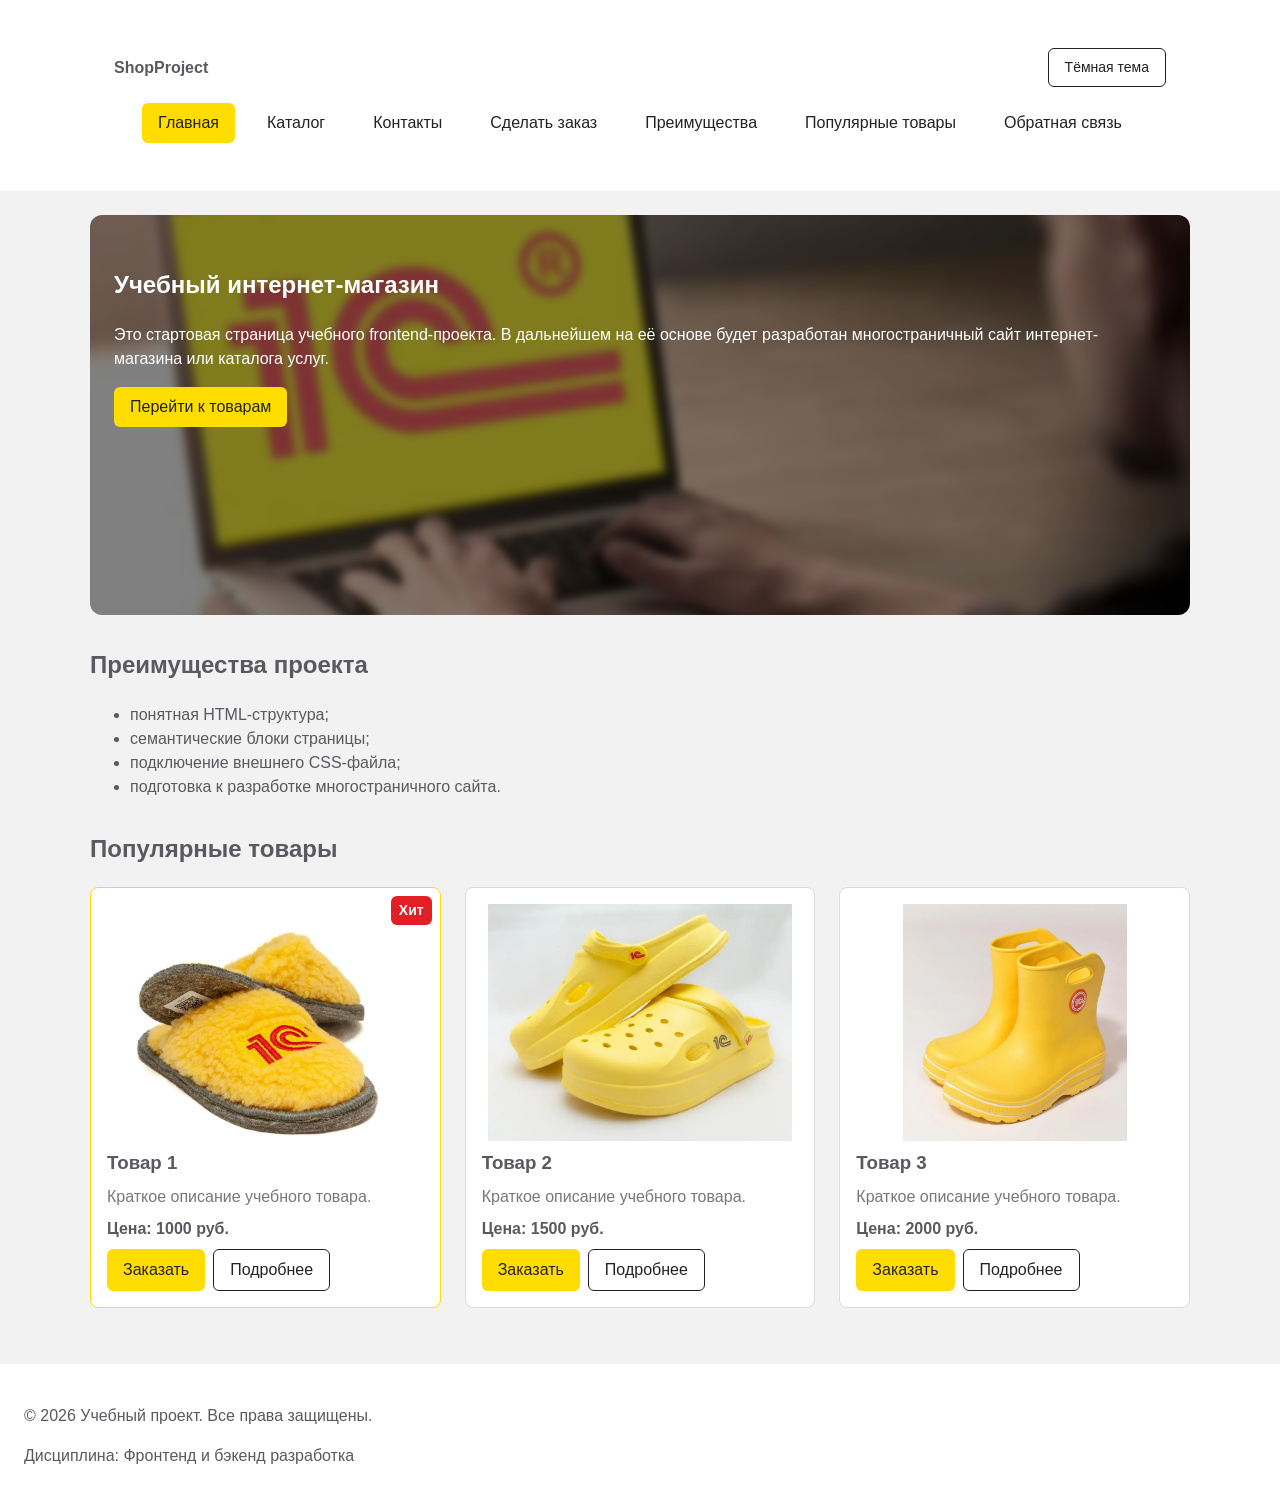
<file: index.html>
<!DOCTYPE html>
<html lang="ru">
<head>
  <meta charset="UTF-8">
  <meta name="viewport" content="width=device-width, initial-scale=1.0">
  <meta name="description" content="Учебный интернет-магазин: преимущества, популярные товары и оформление заявки.">
  <title>Главная — Учебный интернет-магазин</title>
  <link rel="stylesheet" href="css/style.css">
  <script src="js/theme.js"></script>
  <script src="js/validation.js" defer></script>
  <script src="js/dialog.js" defer></script>
  <meta property="og:type" content="website">
  <meta property="og:title" content="Учебный интернет-магазин">
  <meta property="og:description" content="Учебный frontend-проект интернет-магазина.">
  <meta property="og:image" content="https://epolykovskiy.github.io/kr1-html-css-shop/images/preview.png">
</head>
<body>
  <header class="site-header">
    <div class="site-header__inner">
      <a class="site-header__logo" href="index.html">ShopProject</a>
      <button class="button button--secondary site-header__theme" id="theme-toggle" type="button">Тёмная тема</button>
      <nav class="site-nav" aria-label="Основная навигация">
        <ul class="site-nav__list">
          <li class="site-nav__item">
            <a class="site-nav__link site-nav__link--active" href="index.html">Главная</a>
          </li>
          <li class="site-nav__item">
            <a class="site-nav__link" href="catalog.html">Каталог</a>
          </li>
          <li class="site-nav__item">
            <a class="site-nav__link" href="contacts.html">Контакты</a>
          </li>
          <li class="site-nav__item">
            <a class="site-nav__link" href="order.html">Сделать заказ</a>
          </li>
          <li class="site-nav__item">
            <a class="site-nav__link" href="index.html#advantages">Преимущества</a>
          </li>
          <li class="site-nav__item">
            <a class="site-nav__link" href="index.html#popular">Популярные товары</a>
          </li>
          <li class="site-nav__item">
            <a class="site-nav__link" href="feedback.html">Обратная связь</a>
          </li>
        </ul>
      </nav>
    </div>
  </header>

  <main>
    <section class="hero">
      <h1>Учебный интернет-магазин</h1>
      <p>
        Это стартовая страница учебного frontend-проекта.
        В дальнейшем на её основе будет разработан многостраничный сайт
        интернет-магазина или каталога услуг.
      </p>
      <a class="button button--primary" href="#popular">Перейти к товарам</a>
      
    </section>

    <section class="section" id="advantages">
      <h2>Преимущества проекта</h2>

      <ul class="advantages-list">
        <li>понятная HTML-структура;</li>
        <li>семантические блоки страницы;</li>
        <li>подключение внешнего CSS-файла;</li>
        <li>подготовка к разработке многостраничного сайта.</li>
      </ul>
    </section>

    <section class="section" id="popular">
      <h2>Популярные товары</h2>

      <div class="products-grid">
        <article class="product-card product-card--featured">
          <img class="product-card__image" src="images/tapchan.webp" alt="Жёлтые меховые тапочки с логотипом 1С">
          <h3 class="product-card__title">Товар 1</h3>
          <span class="product-card__badge product-card__badge--hit">Хит</span>
          <p class="product-card__description">Краткое описание учебного товара.</p>
          <p class="product-card__price">Цена: 1000 руб.</p>
          <div class="product-card__actions">
            <button
              class="button button--primary product-card__button"
              type="button"
              data-product="Товар 1"
            >
              Заказать
            </button>
            <a class="button button--secondary" href="product.html">Подробнее</a>
          </div>
        </article>

        <article class="product-card">
          <img class="product-card__image" src="images/kroxi.webp" alt="Жёлтые сабо с логотипом 1С">
          <h3 class="product-card__title">Товар 2</h3>
          <p class="product-card__description">Краткое описание учебного товара.</p>
          <p class="product-card__price">Цена: 1500 руб.</p>
          <div class="product-card__actions">
            <button
              class="button button--primary product-card__button"
              type="button"
              data-product="Товар 2"
            >
              Заказать
            </button>
            <a class="button button--secondary" href="product.html">Подробнее</a>
          </div>
        </article>

        <article class="product-card">
          <img class="product-card__image" src="images/sapogi.webp" alt="Жёлтые резиновые сапоги с логотипом 1С">
          <h3 class="product-card__title">Товар 3</h3>
          <p class="product-card__description">Краткое описание учебного товара.</p>
          <p class="product-card__price">Цена: 2000 руб.</p>
          <div class="product-card__actions">
            <button
              class="button button--primary product-card__button"
              type="button"
              data-product="Товар 3"
            >
              Заказать
            </button>
            <a class="button button--secondary" href="product.html">Подробнее</a>
          </div>
        </article>
      </div>
    </section>

    <p class="success-message" id="success-message" hidden>
      Форма успешно отправлена!
    </p>
  </main>


  <dialog class="order-dialog" id="order-dialog" aria-labelledby="order-dialog-title">
    <h2 class="order-dialog__title" id="order-dialog-title">Оформление заявки</h2>
  
    <form class="order-form" id="order-form" action="#" method="post" novalidate>
      <input id="selected-product" name="selected-product" type="hidden">
    
      <div class="order-form__field">
        <label class="order-form__label" for="order-name">Имя</label>
        <input
         class="order-form__input"
         id="order-name"
         name="name"
         type="text"
         placeholder="Введите ваше имя"
         minlength="2"
         autocomplete="given-name"
         required
        >
      </div>
    
      <div class="order-form__field">
        <label class="order-form__label" for="order-email">E-mail</label>
        <input
         class="order-form__input"
         id="order-email"
         name="email"
         type="email"
         placeholder="example@mail.ru"
         autocomplete="email"
         required
        >
      </div>
    
      <div class="order-form__field">
        <label class="order-form__label" for="order-phone">Телефон</label>
        <input
         class="order-form__input"
         id="order-phone"
         name="phone"
         type="tel"
         inputmode="tel"
         placeholder="+7 (900) 000-00-00"
         pattern="^\+7 \(\d{3}\) \d{3}-\d{2}-\d{2}$"
         required
        >
        <small>Формат: +7 (900) 000-00-00</small>
      </div>
    
      <div class="order-form__field">
        <label class="order-form__label" for="order-date">Дата связи</label>
        <input
          class="order-form__input"
          id="order-date"
          name="date"
          type="date"
        >
      </div>
    
      <div class="order-form__field">
        <label class="order-form__label" for="order-topic">Тема заявки</label>
        <select class="order-form__select" id="order-topic" name="topic" required>
        <option value="">Выберите тему</option>
        <option value="product">Заказ товара</option>
        <option value="consultation">Консультация</option>
        <option value="delivery">Доставка</option>
        </select>
      </div>
    
      <div class="order-form__field">
        <label class="order-form__label" for="order-comment">Комментарий</label>
        <textarea class="order-form__textarea"
          id="order-comment"
          name="comment"
          rows="4"
          placeholder="Укажите дополнительную информацию"
        ></textarea>
      </div>
    
      <div class="order-form__field order-form__field--checkbox">
        <label>
        <input
          id="order-agreement"
          name="agreement"
          type="checkbox"
          required
        >
        Я согласен на обработку данных
        </label>
      </div>
    
      <div class="order-form__actions">
        <button class="button button--secondary" type="button" id="close-order-dialog">
          Закрыть
        </button>
        <button class="button button--primary" type="submit">
          Отправить заявку
        </button>
      </div>
    </form>
  </dialog>

  <footer id="contacts">
    <p>&copy; 2026 Учебный проект. Все права защищены.</p>
    <p>Дисциплина: Фронтенд и бэкенд разработка</p>
  </footer>
</body>
</html>
</file>
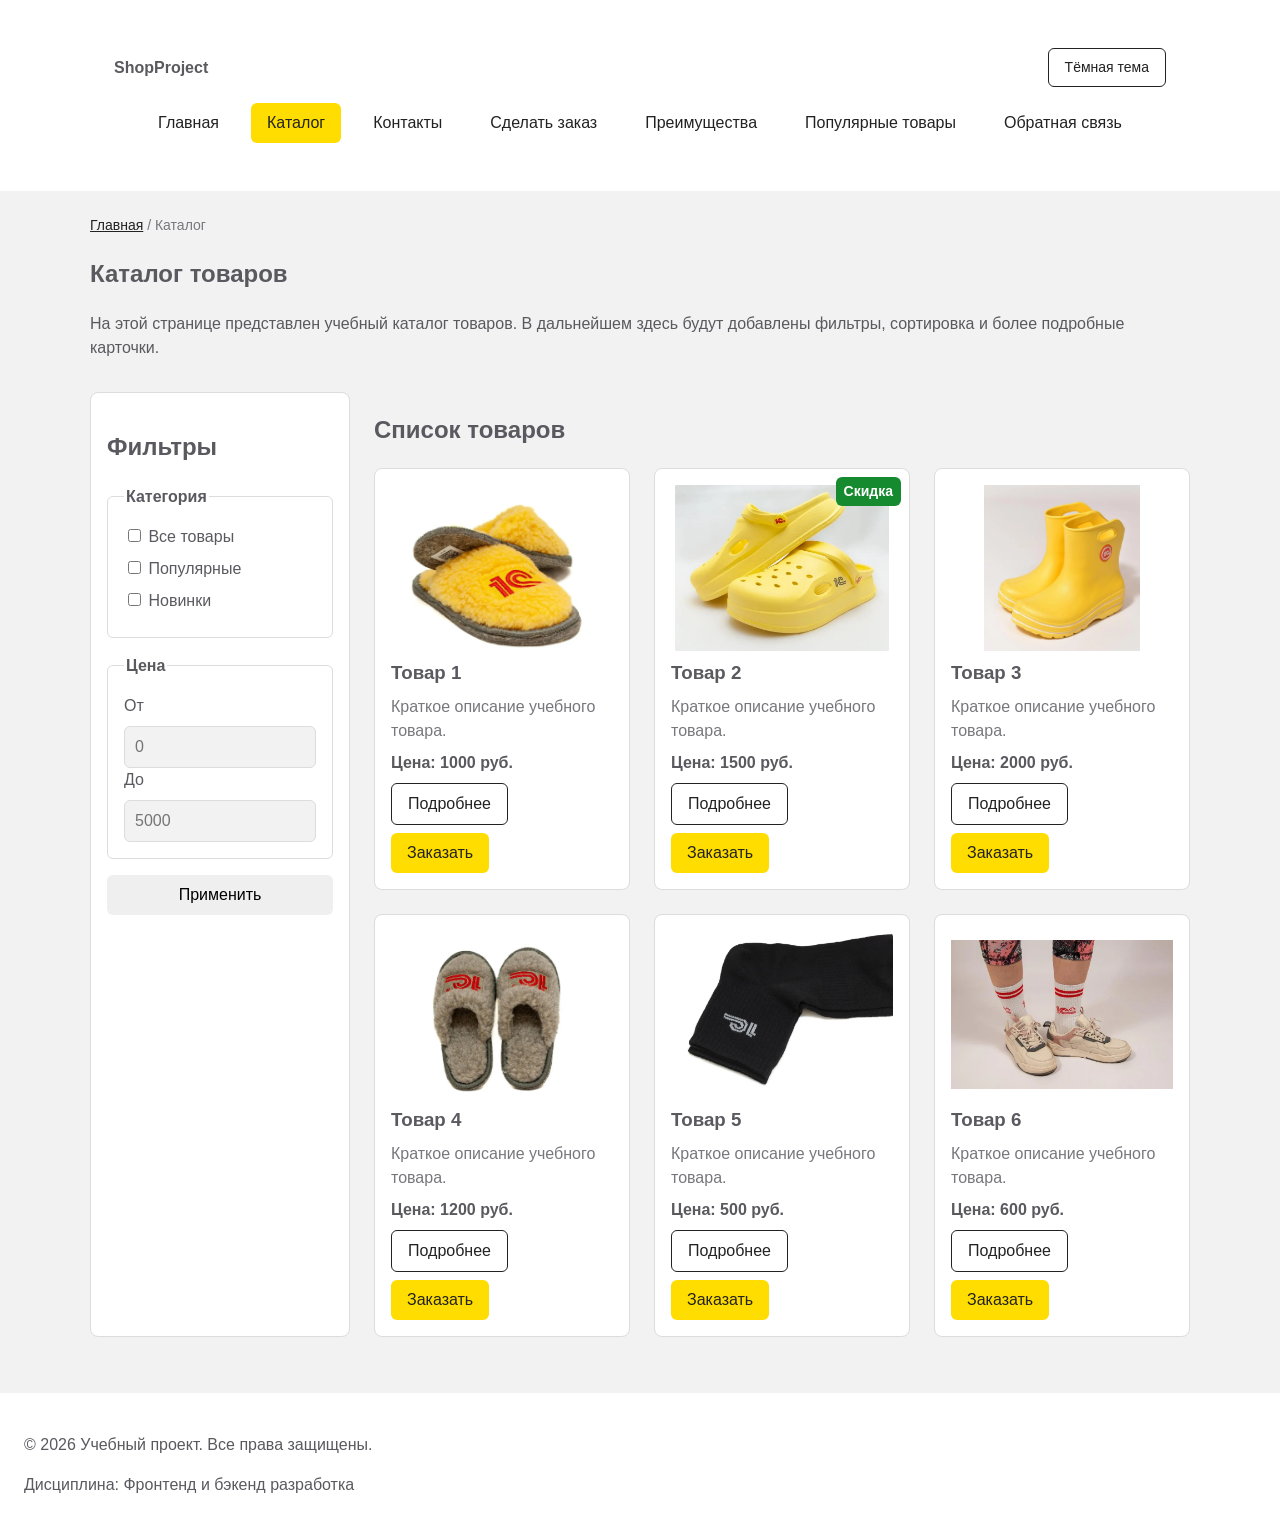
<file: catalog.html>
<!DOCTYPE html>
<html lang="ru">
<head>
  <meta charset="UTF-8">
  <meta name="viewport" content="width=device-width, initial-scale=1.0">
  <meta name="description" content="Каталог товаров учебного интернет-магазина.">
  <title>Каталог товаров — Учебный интернет-магазин</title>
  <link rel="stylesheet" href="css/style.css">
  <script src="js/theme.js"></script>
</head>
<body>
  <header class="site-header">
    <div class="site-header__inner">
      <a class="site-header__logo" href="index.html">ShopProject</a>
      <button class="button button--secondary site-header__theme" id="theme-toggle" type="button">Тёмная тема</button>
      <nav class="site-nav" aria-label="Основная навигация">
        <ul class="site-nav__list">
          <li class="site-nav__item">
            <a class="site-nav__link" href="index.html">Главная</a>
          </li>
          <li class="site-nav__item">
            <a class="site-nav__link site-nav__link--active" href="catalog.html">Каталог</a>
          </li>
          <li class="site-nav__item">
            <a class="site-nav__link" href="contacts.html">Контакты</a>
          </li>
          <li class="site-nav__item">
            <a class="site-nav__link" href="order.html">Сделать заказ</a>
          </li>
          <li class="site-nav__item">
            <a class="site-nav__link" href="index.html#advantages">Преимущества</a>
          </li>
          <li class="site-nav__item">
            <a class="site-nav__link" href="index.html#popular">Популярные товары</a>
          </li>
          <li class="site-nav__item">
            <a class="site-nav__link" href="feedback.html">Обратная связь</a>
          </li>
        </ul>
      </nav>
    </div>    
  </header>

  <main>
    <nav class="breadcrumbs" aria-label="Хлебные крошки">
      <a class="breadcrumbs__link" href="index.html">Главная</a>
      <span class="breadcrumbs__separator">/</span>
      <span class="breadcrumbs__current">Каталог</span>
    </nav>

    <section class="section">
      <h1>Каталог товаров</h1>
      <p>
        На этой странице представлен учебный каталог товаров.
        В дальнейшем здесь будут добавлены фильтры, сортировка и более
        подробные карточки.
      </p>
    </section>

    <section class="catalog-layout">
      <aside class="catalog-filters">
        <h2>Фильтры</h2>
    
        <form class="filters-form" action="#" method="get">
          <fieldset>
            <legend>Категория</legend>
    
            <label>
              <input type="checkbox" name="category" value="all">
              Все товары
            </label>
    
            <label>
              <input type="checkbox" name="category" value="popular">
              Популярные
            </label>
    
            <label>
              <input type="checkbox" name="category" value="new">
              Новинки
            </label>
          </fieldset>
    
          <fieldset>
            <legend>Цена</legend>
    
            <label for="price-from">От</label>
            <input id="price-from" name="price-from" type="number" min="0" placeholder="0">
    
            <label for="price-to">До</label>
            <input id="price-to" name="price-to" type="number" min="0" placeholder="5000">
          </fieldset>
    
          <button class="button" type="submit">Применить</button>
        </form>
      </aside>

      <section class="catalog-products">
        <h2>Список товаров</h2>
  
        <div class="products-grid">
          <article class="product-card">
            <img class="product-card__image" src="images/tapchan.webp" alt="Жёлтые меховые тапочки с логотипом 1С">
            <h3 class="product-card__title">Товар 1</h3>
            <p class="product-card__description">Краткое описание учебного товара.</p>
            <p class="product-card__price">Цена: 1000 руб.</p>
            <div class="product-card__actions">
              <a class="button button--secondary" href="product.html">Подробнее</a>
              <a class="button button--primary" href="order.html?product=product-1">Заказать</a>
            </div>
          </article>

          <article class="product-card">
            <img class="product-card__image" src="images/kroxi.webp" alt="Жёлтые сабо с логотипом 1С">
            <h3 class="product-card__title">Товар 2</h3>
            <span class="product-card__badge product-card__badge--discount">Скидка</span>
            <p class="product-card__description">Краткое описание учебного товара.</p>
            <p class="product-card__price">Цена: 1500 руб.</p>
            <div class="product-card__actions">
              <a class="button button--secondary" href="product.html">Подробнее</a>
              <a class="button button--primary" href="order.html?product=product-2">Заказать</a>
            </div>
          </article>

          <article class="product-card">
            <img class="product-card__image" src="images/sapogi.webp" alt="Жёлтые резиновые сапоги с логотипом 1С">
            <h3 class="product-card__title">Товар 3</h3>
            <p class="product-card__description">Краткое описание учебного товара.</p>
            <p class="product-card__price">Цена: 2000 руб.</p>
            <div class="product-card__actions">
              <a class="button button--secondary" href="product.html">Подробнее</a>
              <a class="button button--primary" href="order.html?product=product-3">Заказать</a>
            </div>
          </article>

          <article class="product-card">
            <img class="product-card__image" src="images/tapchan2.webp" alt="Серые меховые тапочки с логотипом 1С">
            <h3 class="product-card__title">Товар 4</h3>
            <p class="product-card__description">Краткое описание учебного товара.</p>
            <p class="product-card__price">Цена: 1200 руб.</p>
            <div class="product-card__actions">
              <a class="button button--secondary" href="product.html">Подробнее</a>
              <a class="button button--primary" href="order.html?product=product-4">Заказать</a>
            </div>
          </article>

          <article class="product-card">
            <img class="product-card__image" src="images/noski.webp" alt="Чёрные носки с логотипом 1С">
            <h3 class="product-card__title">Товар 5</h3>
            <p class="product-card__description">Краткое описание учебного товара.</p>
            <p class="product-card__price">Цена: 500 руб.</p>
            <div class="product-card__actions">
              <a class="button button--secondary" href="product.html">Подробнее</a>
              <a class="button button--primary" href="order.html?product=product-5">Заказать</a>
            </div>
          </article>

          <article class="product-card">
            <img class="product-card__image" src="images/noski2.webp" alt="Белые носки с красными полосками и логотипом 1С">
            <h3 class="product-card__title">Товар 6</h3>
            <p class="product-card__description">Краткое описание учебного товара.</p>
            <p class="product-card__price">Цена: 600 руб.</p>
            <div class="product-card__actions">
              <a class="button button--secondary" href="product.html">Подробнее</a>
              <a class="button button--primary" href="order.html?product=product-6">Заказать</a>
            </div>
          </article>
        </div>
      </section>
    </section>
  </main>

  <footer>
    <p>&copy; 2026 Учебный проект. Все права защищены.</p>
    <p>Дисциплина: Фронтенд и бэкенд разработка</p>
  </footer>
</body>
</html>
</file>
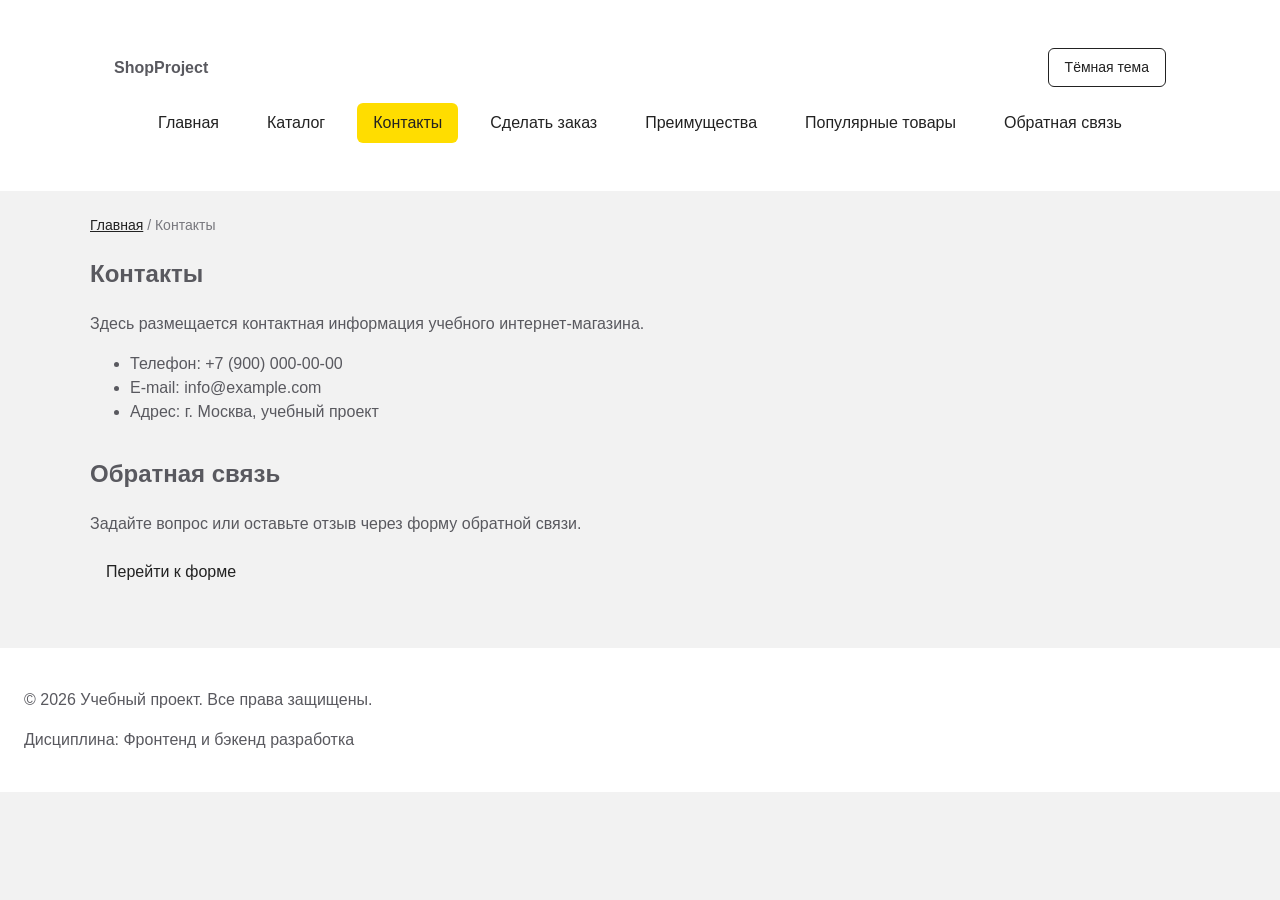
<file: contacts.html>
<!DOCTYPE html>
<html lang="ru">
<head>
  <meta charset="UTF-8">
  <meta name="viewport" content="width=device-width, initial-scale=1.0">
  <meta name="description" content="Контактная информация учебного интернет-магазина.">
  <title>Контакты — Учебный интернет-магазин</title>
  <link rel="stylesheet" href="css/style.css">
  <script src="js/theme.js"></script>
</head>
<body>
  <header class="site-header">
    <div class="site-header__inner">
      <a class="site-header__logo" href="index.html">ShopProject</a>
      <button class="button button--secondary site-header__theme" id="theme-toggle" type="button">Тёмная тема</button>
      <nav class="site-nav" aria-label="Основная навигация">
        <ul class="site-nav__list">
          <li class="site-nav__item">
            <a class="site-nav__link" href="index.html">Главная</a>
          </li>
          <li class="site-nav__item">
            <a class="site-nav__link" href="catalog.html">Каталог</a>
          </li>
          <li class="site-nav__item">
            <a class="site-nav__link site-nav__link--active" href="contacts.html">Контакты</a>
          </li>
          <li class="site-nav__item">
            <a class="site-nav__link" href="order.html">Сделать заказ</a>
          </li>
          <li class="site-nav__item">
            <a class="site-nav__link" href="index.html#advantages">Преимущества</a>
          </li>
          <li class="site-nav__item">
            <a class="site-nav__link" href="index.html#popular">Популярные товары</a>
          </li>
          <li class="site-nav__item">
            <a class="site-nav__link" href="feedback.html">Обратная связь</a>
          </li>
        </ul>
      </nav>
    </div>    
  </header>

  <main>
    <nav class="breadcrumbs" aria-label="Хлебные крошки">
      <a class="breadcrumbs__link" href="index.html">Главная</a>
      <span class="breadcrumbs__separator">/</span>
      <span class="breadcrumbs__current">Контакты</span>
    </nav>

    <section class="section">
      <h1>Контакты</h1>
      <p>
        Здесь размещается контактная информация учебного интернет-магазина.
      </p>

      <ul>
        <li>Телефон: +7 (900) 000-00-00</li>
        <li>E-mail: info@example.com</li>
        <li>Адрес: г. Москва, учебный проект</li>
      </ul>
    </section>

    <section class="section" id="feedback">
      <h2>Обратная связь</h2>
      <p>
        Задайте вопрос или оставьте отзыв через форму обратной связи.
      </p>
      <a class="button" href="feedback.html">Перейти к форме</a>
    </section>
  </main>

  <footer>
    <p>&copy; 2026 Учебный проект. Все права защищены.</p>
    <p>Дисциплина: Фронтенд и бэкенд разработка</p>
  </footer>
</body>
</html>
</file>
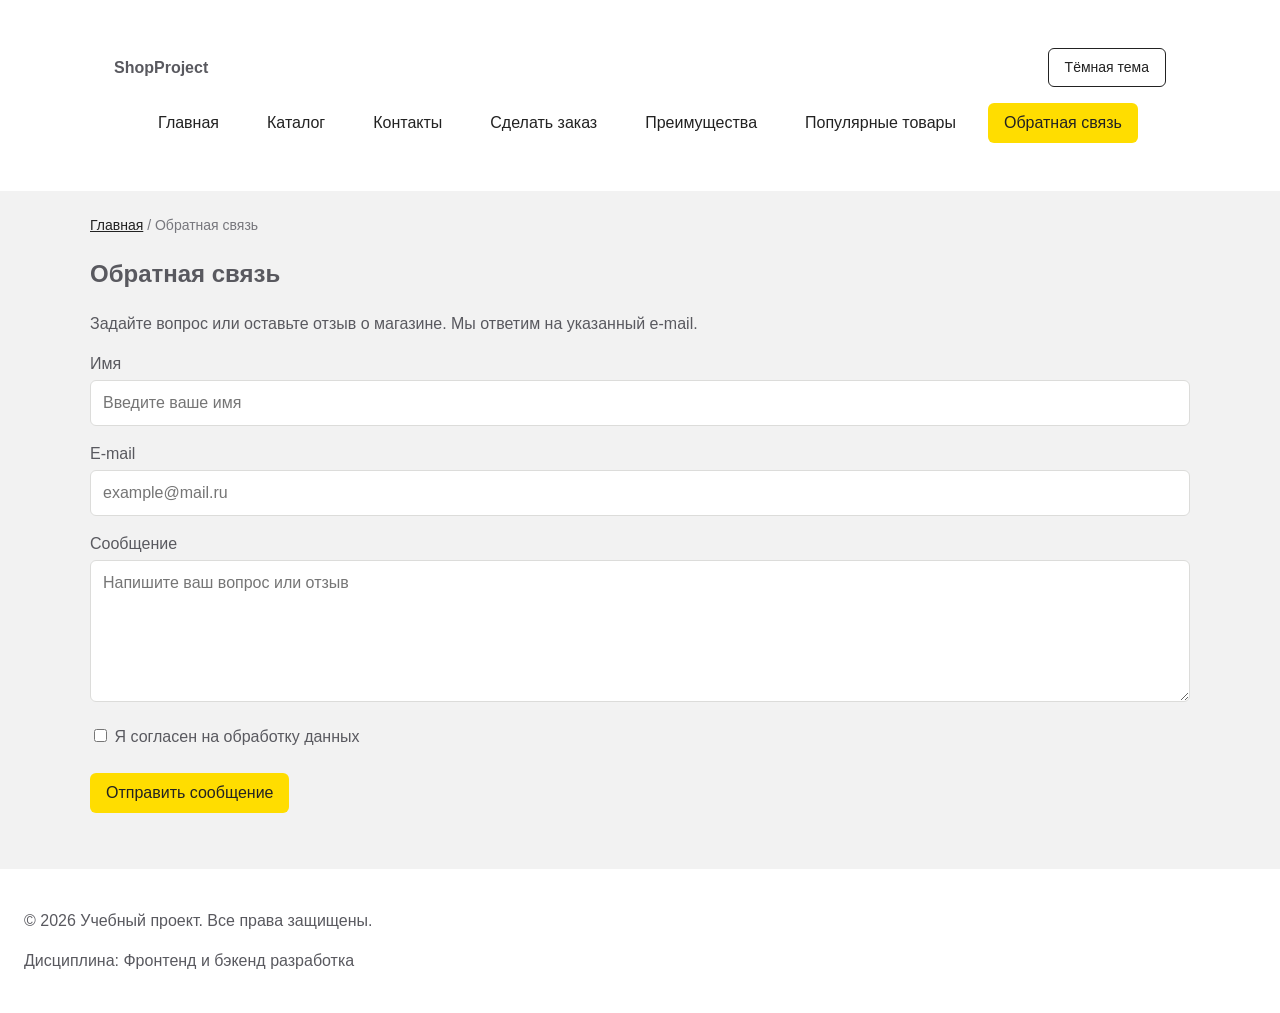
<file: feedback.html>
<!DOCTYPE html>
<html lang="ru">
<head>
  <meta charset="UTF-8">
  <meta name="viewport" content="width=device-width, initial-scale=1.0">
  <meta name="description" content="Форма обратной связи учебного интернет-магазина.">
  <title>Обратная связь — Учебный интернет-магазин</title>
  <link rel="stylesheet" href="css/style.css">
  <script src="js/theme.js"></script>
  <script src="js/validation.js" defer></script>
  <script src="js/feedback-page.js" defer></script>
</head>
<body>
  <header class="site-header">
    <div class="site-header__inner">
      <a class="site-header__logo" href="index.html">ShopProject</a>
      <button class="button button--secondary site-header__theme" id="theme-toggle" type="button">Тёмная тема</button>
      <nav class="site-nav" aria-label="Основная навигация">
        <ul class="site-nav__list">
          <li class="site-nav__item">
            <a class="site-nav__link" href="index.html">Главная</a>
          </li>
          <li class="site-nav__item">
            <a class="site-nav__link" href="catalog.html">Каталог</a>
          </li>
          <li class="site-nav__item">
            <a class="site-nav__link" href="contacts.html">Контакты</a>
          </li>
          <li class="site-nav__item">
            <a class="site-nav__link" href="order.html">Сделать заказ</a>
          </li>
          <li class="site-nav__item">
            <a class="site-nav__link" href="index.html#advantages">Преимущества</a>
          </li>
          <li class="site-nav__item">
            <a class="site-nav__link" href="index.html#popular">Популярные товары</a>
          </li>
          <li class="site-nav__item">
            <a class="site-nav__link site-nav__link--active" href="feedback.html">Обратная связь</a>
          </li>
        </ul>
      </nav>
    </div>
  </header>

  <main>
    <nav class="breadcrumbs" aria-label="Хлебные крошки">
      <a class="breadcrumbs__link" href="index.html">Главная</a>
      <span class="breadcrumbs__separator">/</span>
      <span class="breadcrumbs__current">Обратная связь</span>
    </nav>

    <section class="section">
      <h1>Обратная связь</h1>
      <p>
        Задайте вопрос или оставьте отзыв о магазине. Мы ответим на указанный e-mail.
      </p>

      <form class="order-form" id="feedback-form" action="#" method="post" novalidate>
        <div class="order-form__field">
          <label class="order-form__label" for="feedback-name">Имя</label>
          <input
            class="order-form__input"
            id="feedback-name"
            name="name"
            type="text"
            placeholder="Введите ваше имя"
            minlength="2"
            autocomplete="given-name"
            required
          >
        </div>

        <div class="order-form__field">
          <label class="order-form__label" for="feedback-email">E-mail</label>
          <input
            class="order-form__input"
            id="feedback-email"
            name="email"
            type="email"
            placeholder="example@mail.ru"
            autocomplete="email"
            required
          >
        </div>

        <div class="order-form__field">
          <label class="order-form__label" for="feedback-message">Сообщение</label>
          <textarea
            class="order-form__textarea"
            id="feedback-message"
            name="message"
            rows="5"
            placeholder="Напишите ваш вопрос или отзыв"
            minlength="10"
            required
          ></textarea>
        </div>

        <div class="order-form__field order-form__field--checkbox">
          <label>
            <input
              id="feedback-agreement"
              name="agreement"
              type="checkbox"
              required
            >
            Я согласен на обработку данных
          </label>
        </div>

        <div class="order-form__actions">
          <button class="button button--primary" type="submit">
            Отправить сообщение
          </button>
        </div>
      </form>
    </section>

    <p class="success-message" id="success-message" hidden>
      Сообщение успешно отправлено!
    </p>
  </main>

  <footer>
    <p>&copy; 2026 Учебный проект. Все права защищены.</p>
    <p>Дисциплина: Фронтенд и бэкенд разработка</p>
  </footer>
</body>
</html>
</file>
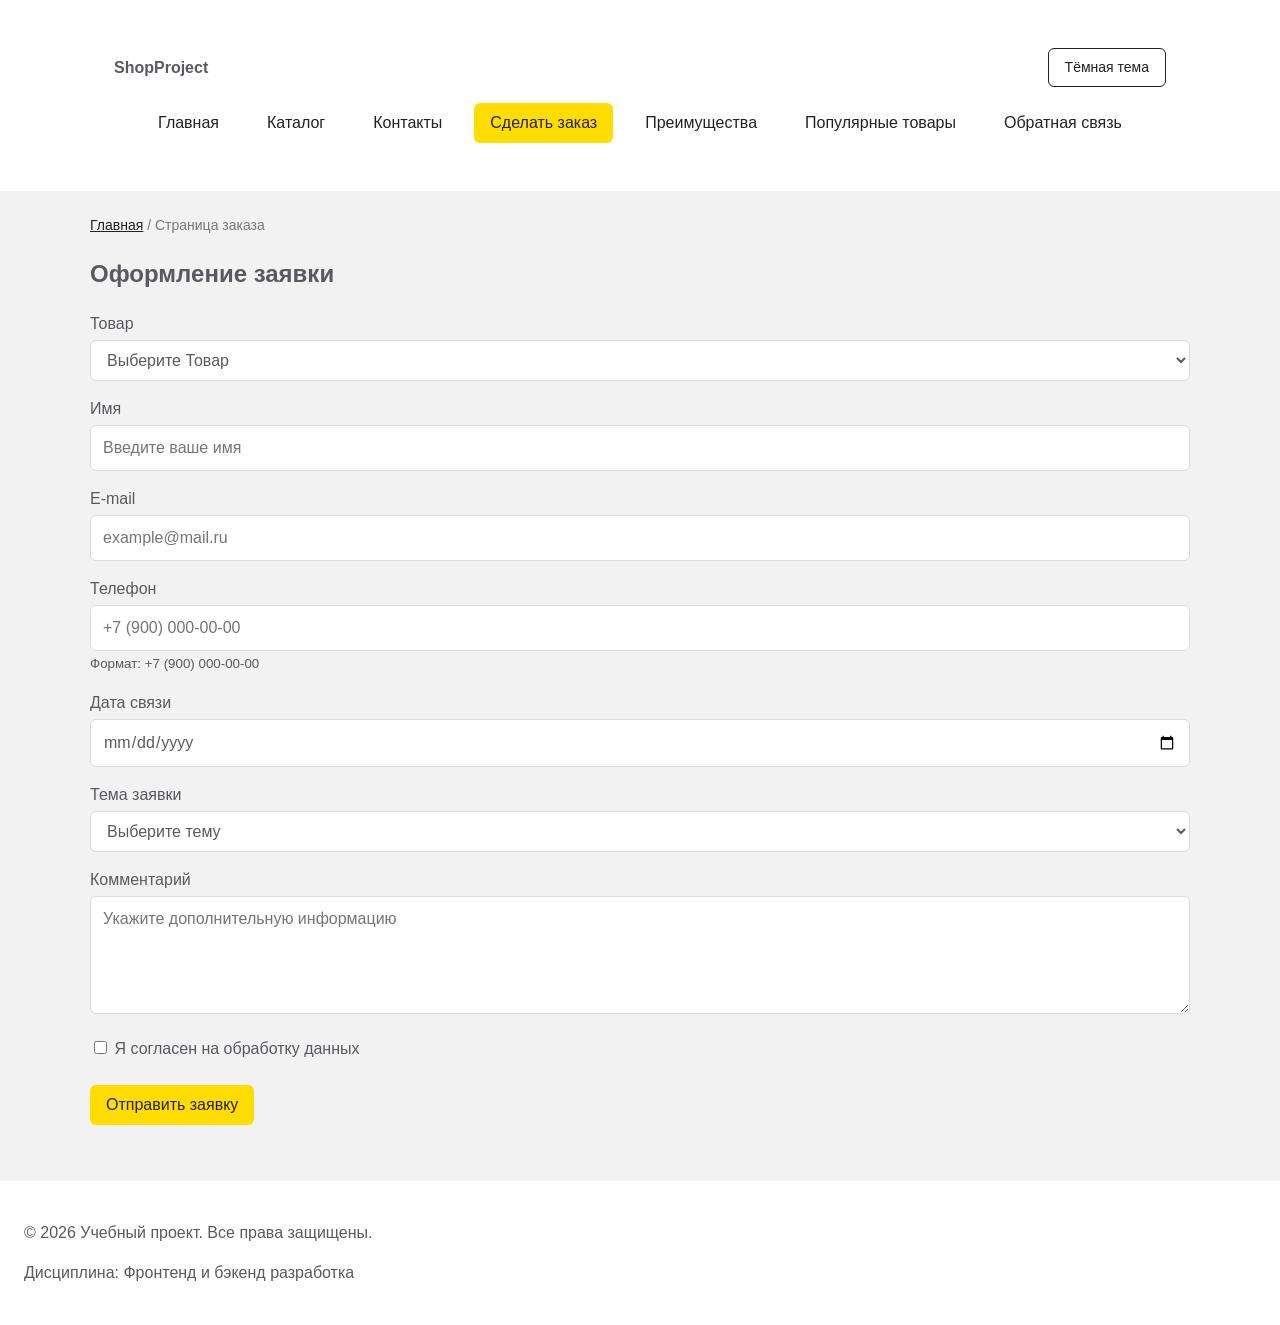
<file: order.html>
<!DOCTYPE html>
<html lang="ru">
<head>
  <meta charset="UTF-8">
  <meta name="viewport" content="width=device-width, initial-scale=1.0">
  <meta name="description" content="Страница заказа товара.">
  <title>Заявка — Учебный интернет-магазин</title>
  <link rel="stylesheet" href="css/style.css">
  <script src="js/theme.js"></script>
  <script src="js/validation.js" defer></script>
  <script src="js/order-page.js" defer></script>
</head>
<body>
  <header class="site-header">
    <div class="site-header__inner">
      <a class="site-header__logo" href="index.html">ShopProject</a>
      <button class="button button--secondary site-header__theme" id="theme-toggle" type="button">Тёмная тема</button>
      <nav class="site-nav" aria-label="Основная навигация">
        <ul class="site-nav__list">
          <li class="site-nav__item">
            <a class="site-nav__link" href="index.html">Главная</a>
          </li>
          <li class="site-nav__item">
            <a class="site-nav__link" href="catalog.html">Каталог</a>
          </li>
          <li class="site-nav__item">
            <a class="site-nav__link" href="contacts.html">Контакты</a>
          </li>
          <li class="site-nav__item">
            <a class="site-nav__link site-nav__link--active" href="order.html">Сделать заказ</a>
          </li>
          <li class="site-nav__item">
            <a class="site-nav__link" href="index.html#advantages">Преимущества</a>
          </li>
          <li class="site-nav__item">
            <a class="site-nav__link" href="index.html#popular">Популярные товары</a>
          </li>
          <li class="site-nav__item">
            <a class="site-nav__link" href="feedback.html">Обратная связь</a>
          </li>
        </ul>
      </nav>
    </div>
  </header>

  <main>
    <nav class="breadcrumbs" aria-label="Хлебные крошки">
      <a class="breadcrumbs__link" href="index.html">Главная</a>
      <span class="breadcrumbs__separator">/</span>
      <span class="breadcrumbs__current">Страница заказа</span>
    </nav>

    <section class="section">
      <h1>Оформление заявки</h1>

      <form class="order-form" id="order-form" action="#" method="post" novalidate>
        <div class="order-form__field">
          <label class="order-form__label" for="order-selected-product">Товар</label>
          <select class="order-form__select" id="order-selected-product" name="selected-product" required>
            <option value="">Выберите Товар</option>
            <option value="product-1">Товар 1</option>
            <option value="product-2">Товар 2</option>
            <option value="product-3">Товар 3</option>
            <option value="product-4">Товар 4</option>
            <option value="product-5">Товар 5</option>
            <option value="product-6">Товар 6</option>
          </select>
        </div>
      
        <div class="order-form__field">
          <label class="order-form__label" for="order-name">Имя</label>
          <input
            class="order-form__input"
            id="order-name"
            name="name"
            type="text"
            placeholder="Введите ваше имя"
            minlength="2"
            autocomplete="given-name"
            required
          >
        </div>
      
        <div class="order-form__field">
          <label class="order-form__label" for="order-email">E-mail</label>
          <input
           class="order-form__input"
           id="order-email"
           name="email"
           type="email"
           placeholder="example@mail.ru"
           autocomplete="email"
           required
          >
        </div>
      
        <div class="order-form__field">
          <label class="order-form__label" for="order-phone">Телефон</label>
          <input
           class="order-form__input"
           id="order-phone"
           name="phone"
           type="tel"
           inputmode="tel"
           placeholder="+7 (900) 000-00-00"
           pattern="^\+7 \(\d{3}\) \d{3}-\d{2}-\d{2}$"
           required
          >
          <small>Формат: +7 (900) 000-00-00</small>
        </div>
      
        <div class="order-form__field">
          <label class="order-form__label" for="order-date">Дата связи</label>
          <input
            class="order-form__input"
            id="order-date"
            name="date"
            type="date"
          >
        </div>
      
        <div class="order-form__field">
          <label class="order-form__label" for="order-topic">Тема заявки</label>
          <select class="order-form__select" id="order-topic" name="topic" required>
            <option value="">Выберите тему</option>
            <option value="product">Заказ товара</option>
            <option value="consultation">Консультация</option>
            <option value="delivery">Доставка</option>
          </select>
        </div>
      
        <div class="order-form__field">
          <label class="order-form__label" for="order-comment">Комментарий</label>
          <textarea class="order-form__textarea"
            id="order-comment"
            name="comment"
            rows="4"
            placeholder="Укажите дополнительную информацию"
          ></textarea>
        </div>
      
        <div class="order-form__field order-form__field--checkbox">
          <label>
          <input
            id="order-agreement"
            name="agreement"
            type="checkbox"
            required
          >
          Я согласен на обработку данных
          </label>
        </div>
      
        <div class="order-form__actions">
          <button class="button button--primary" type="submit">
            Отправить заявку
          </button>
        </div>
      </form>
    </section>

  <p class="success-message" id="success-message" hidden>
    Форма успешно отправлена!
  </p>
  </main>

  <footer>
    <p>&copy; 2026 Учебный проект. Все права защищены.</p>
    <p>Дисциплина: Фронтенд и бэкенд разработка</p>
  </footer>
</body>
</html>
</file>
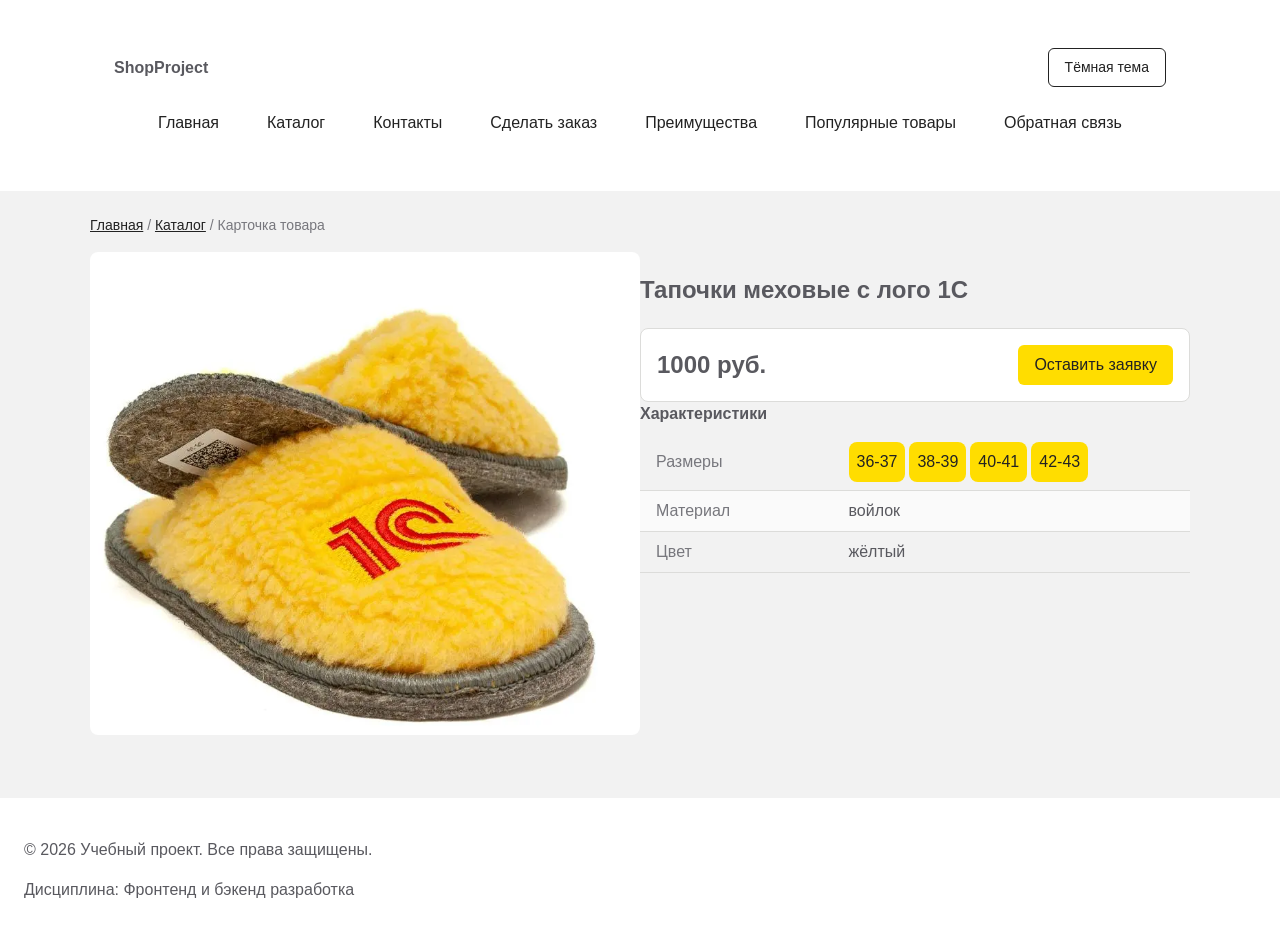
<file: product.html>
<!DOCTYPE html>
<html lang="ru">
<head>
  <meta charset="UTF-8">
  <meta name="viewport" content="width=device-width, initial-scale=1.0">
  <meta name="description" content="Карточка выбранного товара.">
  <title>Карточка товара — Учебный интернет-магазин</title>
  <link rel="stylesheet" href="css/style.css">
  <script src="js/theme.js"></script>
</head>
<body>
  <header class="site-header">
    <div class="site-header__inner">
      <a class="site-header__logo" href="index.html">ShopProject</a>
      <button class="button button--secondary site-header__theme" id="theme-toggle" type="button">Тёмная тема</button>
      <nav class="site-nav" aria-label="Основная навигация">
        <ul class="site-nav__list">
          <li class="site-nav__item">
            <a class="site-nav__link" href="index.html">Главная</a>
          </li>
          <li class="site-nav__item">
            <a class="site-nav__link" href="catalog.html">Каталог</a>
          </li>
          <li class="site-nav__item">
            <a class="site-nav__link" href="contacts.html">Контакты</a>
          </li>
          <li class="site-nav__item">
            <a class="site-nav__link" href="order.html">Сделать заказ</a>
          </li>
          <li class="site-nav__item">
            <a class="site-nav__link" href="index.html#advantages">Преимущества</a>
          </li>
          <li class="site-nav__item">
            <a class="site-nav__link" href="index.html#popular">Популярные товары</a>
          </li>
          <li class="site-nav__item">
            <a class="site-nav__link" href="feedback.html">Обратная связь</a>
          </li>
        </ul>
      </nav>
    </div>
  </header>

  <main>
    <nav class="breadcrumbs" aria-label="Хлебные крошки">
      <a class="breadcrumbs__link" href="index.html">Главная</a>
      <span class="breadcrumbs__separator">/</span>
      <a class="breadcrumbs__link" href="catalog.html">Каталог</a>
      <span class="breadcrumbs__separator">/</span>
      <span class="breadcrumbs__current">Карточка товара</span>
    </nav>

    <section class="section product">
      <div class="product__photo">
        <img class="product__image" src="images/tapchan.webp" alt="Тапки 1С">
      </div>
      
      <div class="product__info">
        <h1 class="product__title">Тапочки меховые с лого 1С</h1>

        <div class="product__buy">
          <p class="product__price">1000 руб.</p>
          <a class="button button--primary product__button" href="order.html?product=product-1">Оставить заявку</a>
        </div>

        <table class="product__specs">
          <caption class="product__specs-caption">Характеристики</caption>

          <tbody>
            <tr>
              <th class="product__specs-name" scope="row">Размеры</th>
              <td class="product__specs-value">
                <ul class="product__sizes">
                  <li class="product__size">36-37</li>
                  <li class="product__size">38-39</li>
                  <li class="product__size">40-41</li>
                  <li class="product__size">42-43</li>
                </ul>
              </td>
            </tr>
            <tr>
              <th class="product__specs-name" scope="row">Материал</th>
              <td class="product__specs-value">войлок</td>
            </tr>
            <tr>
              <th class="product__specs-name" scope="row">Цвет</th>
              <td class="product__specs-value">жёлтый</td>
            </tr>
          </tbody>
        </table>
      </div>

    </section>

  </main>
  <footer>
    <p>&copy; 2026 Учебный проект. Все права защищены.</p>
    <p>Дисциплина: Фронтенд и бэкенд разработка</p>
  </footer>
</body>
</html>
</file>
<file: css/style.css>
/* ===============================
   1. Переменные проекта
   =============================== */

:root {
  /* Цвета светлой темы */
  color-scheme: light;
  --color-bg: #f2f2f2;
  --color-surface: #ffffff;
  --color-surface-alt: #fafafa;
  --color-text: #59595f;
  --color-muted: #77777d;
  --color-primary: #ffdd00;
  --color-primary-dark: #f5c800;
  --color-on-primary: #222222;
  --color-link: #222222;
  --color-link-hover: #000000;
  --color-focus: #222222;
  --color-border: #dcdcda;
  --color-danger: #e31e24;
  --color-success: #168a2f;
  --color-success-bg: #eefaf0;
  --color-white: #ffffff;

  /* Отступы */
  --space-xs: 4px;
  --space-sm: 8px;
  --space-md: 16px;
  --space-lg: 24px;
  --space-xl: 32px;

  /* Скругления */
  --radius-sm: 6px;
  --radius-md: 8px;
  --radius-lg: 12px;

  /* Размеры */
  --container-width: 1100px;
}

/* Цвета тёмной темы */
:root[data-theme="dark"] {
  color-scheme: dark;
  --color-bg: #1c1c1e;
  --color-surface: #2a2a2d;
  --color-surface-alt: #323236;
  --color-text: #e6e6e8;
  --color-muted: #a0a0a6;
  --color-link: #ffdd00;
  --color-link-hover: #fff0a0;
  --color-focus: #ffdd00;
  --color-border: #3a3a3e;
  --color-danger: #ff4d4d;
  --color-success-bg: #1f3a26;
}

/* ===============================
   2. Базовые стили
   =============================== */

* {
  box-sizing: border-box;
}

body {
  margin: 0;
  font-family: Arial, sans-serif;
  line-height: 1.5;
  color: var(--color-text);
  background-color: var(--color-bg);
}

html {
  scroll-behavior: smooth;
}

:target {
  outline: 2px dashed var(--color-focus);
  outline-offset: 4px;
}

header,
main,
footer {
  padding: var(--space-lg);
}

header {
  background-color: var(--color-surface);
}

footer {
  background-color: var(--color-surface);
}

/* ===============================
   3. Общие элементы интерфейса
   =============================== */

.button {
  display: inline-block;
  padding: var(--space-sm) var(--space-md);
  border: none;
  border-radius: var(--radius-sm);
  font: inherit;
  text-decoration: none;
  cursor: pointer;
}

.button--primary {
  color: var(--color-on-primary);
  background-color: var(--color-primary);
}

.button--primary:hover {
  color: var(--color-on-primary);
  background-color: var(--color-primary-dark);
}

.button--secondary {
  color: var(--color-link);
  background-color: transparent;
  border: 1px solid var(--color-link);
}

.button--secondary:hover {
  color: var(--color-on-primary);
  background-color: var(--color-primary);
  border-color: var(--color-primary);
}

.button:focus-visible {
  outline: 2px solid var(--color-focus);
  outline-offset: 3px;
}

.button:disabled,
.button--disabled {
  opacity: 0.6;
  cursor: not-allowed;
}

a {
  color: var(--color-link);
}

a:hover {
  color: var(--color-link-hover);
}

a:focus-visible {
  outline: 2px solid var(--color-focus);
  outline-offset: 3px;
}

/* ===============================
   4. Компоненты страницы
   =============================== */

.site-header {
  background-color: var(--color-surface);

  position: sticky;
  top: 0;
  z-index: 10;
}

.site-header__inner {
  display: flex;
  flex-wrap: wrap;
  justify-content: space-between;
  align-items: center;
  max-width: var(--container-width);
  margin: 0 auto;
  padding: var(--space-lg);
}

.site-header__theme {
  font-size: 14px;
}

.site-nav {
  width: 100%;
}

.site-header__logo {
  font-weight: 700;
  color: var(--color-text);
  text-decoration: none;
}

.site-nav__list {
  display: flex;
  flex-wrap: wrap;
  justify-content: center;
  align-items: center;
  gap: var(--space-md);
  padding: 0;
  margin: var(--space-md) 0 0;
  list-style: none;
}

.site-nav__link {
  display: inline-block;
  padding: var(--space-sm) var(--space-md);
  color: var(--color-link);
  text-decoration: none;
  border-radius: var(--radius-sm);
}

.site-nav__link:hover {
  color: var(--color-on-primary);
  background-color: var(--color-primary);
}

.site-nav__link:focus-visible {
  outline: 2px solid var(--color-focus);
  outline-offset: 3px;
}

.site-nav__link--active {
  color: var(--color-on-primary);
  background-color: var(--color-primary);
}

.hero {
  position: relative;
  z-index: 0;
  overflow: hidden;
  max-width: var(--container-width);
  margin: 0 auto var(--space-xl);
  padding: var(--space-xl) var(--space-lg);
  color: var(--color-white);
  border-radius: var(--radius-lg);
  height: 400px;
}

.hero::before {
  content: "";
  position: absolute;
  inset: -16px;
  z-index: -1;
  background-image: url("../images/main.webp");
  background-size: cover;
  background-position: center;
  filter: blur(4px) brightness(0.5);
}

.section {
  max-width: var(--container-width);
  margin: 0 auto var(--space-xl);
}

.section h2 {
  margin-top: 0;
}

.products-grid {
  display: grid;
  grid-template-columns: repeat(3, 1fr);
  gap: var(--space-lg);
}

.product-card {
  position: relative;
  display: flex;
  flex-direction: column;
  gap: var(--space-sm);
  padding: var(--space-md);
  border: 1px solid var(--color-border);
  border-radius: var(--radius-md);
  background-color: var(--color-surface);
}

.product-card:hover {
  border-color: var(--color-primary);
}

.product-card--featured {
  border-color: var(--color-primary);
}

.product-card--discount {
  border-color: var(--color-danger);
}

.product-card__title {
  margin: 0;
  color: var(--color-text);
}

.product-card__description {
  margin: 0;
  color: var(--color-muted);
}

.product-card__price {
  margin: 0;
  font-weight: 700;
}

.product-card--discount .product-card__price {
  color: var(--color-danger);
}

.product-card__actions {
  display: flex;
  flex-wrap: wrap;
  gap: var(--space-sm);
  margin-top: auto;
}

.product-card__image {
  width: 100%;
  aspect-ratio: 4 / 3;
  object-fit: contain;
  background-color: var(--color-white);
  border-radius: var(--radius-sm);
}

.product-card__badge {
  position: absolute;
  top: var(--space-sm);
  right: var(--space-sm);
  padding: var(--space-xs) var(--space-sm);
  font-size: 14px;
  font-weight: 700;
  color: var(--color-white);
  background-color: var(--color-danger);
  border-radius: var(--radius-sm);
}

.product-card__badge--hit {
  background-color: var(--color-danger);
}

.product-card__badge--discount {
  background-color: var(--color-success);
}

.catalog-layout {
  max-width: var(--container-width);
  margin: 0 auto var(--space-xl);
  display: grid;
  grid-template-columns: 260px 1fr;
  grid-template-areas: "filters products";
  gap: var(--space-lg);
}

.catalog-filters {
  grid-area: filters;
  padding: var(--space-md);
  border: 1px solid var(--color-border);
  border-radius: var(--radius-md);
  background-color: var(--color-surface);
}

.catalog-products {
  grid-area: products;
}

.filters-form {
  display: grid;
  gap: var(--space-md);
}

.filters-form fieldset {
  margin: 0;
  padding: var(--space-md);
  border: 1px solid var(--color-border);
  border-radius: var(--radius-sm);
}

.filters-form legend {
  font-weight: 700;
}

.filters-form label {
  display: block;
  margin-bottom: var(--space-sm);
}

.filters-form input[type="number"] {
  width: 100%;
  padding: 8px 10px;
  border: 1px solid var(--color-border);
  border-radius: var(--radius-sm);
  font: inherit;
  color: var(--color-text);
  background-color: var(--color-bg);
}

.aside-info {
  max-width: var(--container-width);
  margin: 0 auto var(--space-xl);
  padding: var(--space-md);
  border-left: 4px solid var(--color-primary);
  background-color: var(--color-surface);
}

.breadcrumbs {
  max-width: var(--container-width);
  margin: 0 auto var(--space-md);
  font-size: 14px;
  color: var(--color-muted);
}

.breadcrumbs__link {
  color: var(--color-link);
}

.breadcrumbs__separator {
  color: var(--color-muted);
}

.product {
  display: flex;
}

.product__photo {
  width: 50%;
}

.product__image {
  width: 100%;
  background-color: var(--color-white);
  border-radius: var(--radius-md);
}

.product__info {
  width: 50%;
}

.product__buy {
  display: flex;
  align-items: center;
  justify-content: space-between;
  gap: var(--space-md);
  padding: var(--space-md);
  border: 1px solid var(--color-border);
  border-radius: var(--radius-md);
  background-color: var(--color-surface);
}

.product__price {
  margin: 0;
  font-size: 1.5rem;
  font-weight: 700;
}

.product__specs {
  width: 100%;
  border-collapse: collapse;
}

.product__specs-caption {
  margin-bottom: var(--space-sm);
  font-weight: 700;
  text-align: left;
}

.product__specs-name,
.product__specs-value {
  padding: var(--space-sm) var(--space-md);
  border-bottom: 1px solid var(--color-border);
  vertical-align: middle;
}

.product__specs-name {
  width: 35%;
  font-weight: 400;
  color: var(--color-muted);
  text-align: left;
}

.product__specs tr:nth-child(even) {
  background-color: var(--color-surface-alt);
}

.product__sizes {
  list-style: none;
  display: flex;
  flex-wrap: wrap;
  margin: 0;
  padding: 0;
}

.product__size {
  background-color: var(--color-primary);
  border-radius: var(--radius-md);
  padding: var(--space-sm);
  margin-right: var(--space-xs);
  color: var(--color-on-primary);
}

/* ===============================
   5. Форма и модальное окно
   =============================== */

.order-dialog {
  width: min(100% - 32px, 560px);
  padding: var(--space-lg);
  border: none;
  border-radius: var(--radius-lg);
  color: var(--color-text);
  background-color: var(--color-surface);
}

.order-dialog::backdrop {
  background-color: rgba(0, 0, 0, 0.5);
}

.order-dialog__title {
  margin-top: 0;
}

.order-form__field {
  margin-bottom: var(--space-md);
}

.order-form__label {
  display: block;
  margin-bottom: var(--space-xs);
}

.order-form__input,
.order-form__select,
.order-form__textarea {
  width: 100%;
  padding: 10px 12px;
  border: 1px solid var(--color-border);
  border-radius: var(--radius-sm);
  font: inherit;
  color: var(--color-text);
  background-color: var(--color-surface);
}

.order-form__input:hover,
.order-form__select:hover,
.order-form__textarea:hover {
  border-color: var(--color-primary);
}

.order-form__input:focus-visible,
.order-form__select:focus-visible,
.order-form__textarea:focus-visible {
  outline: 2px solid var(--color-focus);
  outline-offset: 3px;
}

.order-form__actions {
  display: flex;
  gap: var(--space-md);
  margin-top: var(--space-lg);
}

.order-form__field [aria-invalid="true"] {
  border-color: var(--color-danger);
}

.success-message {
  max-width: var(--container-width);
  margin: var(--space-lg) auto;
  padding: var(--space-md);
  border-left: 4px solid var(--color-success);
  background-color: var(--color-success-bg);
}
</file>
